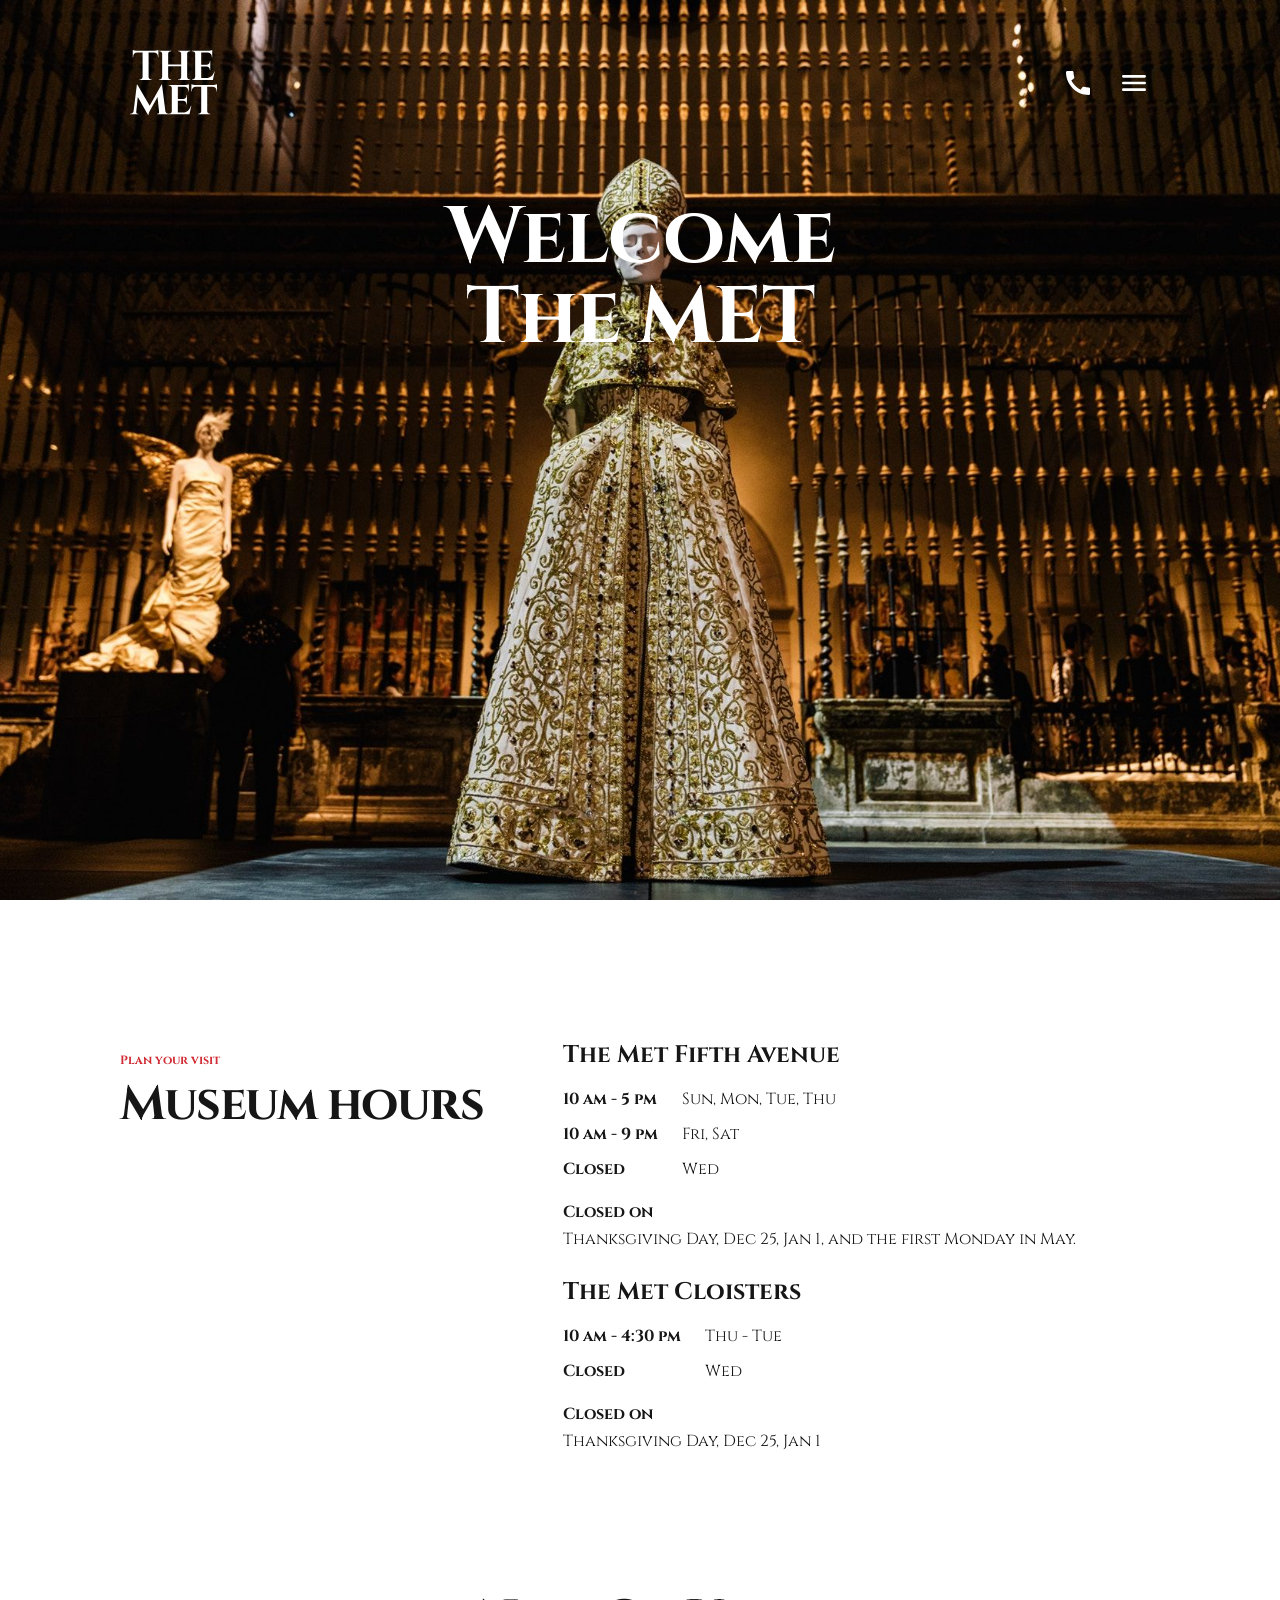
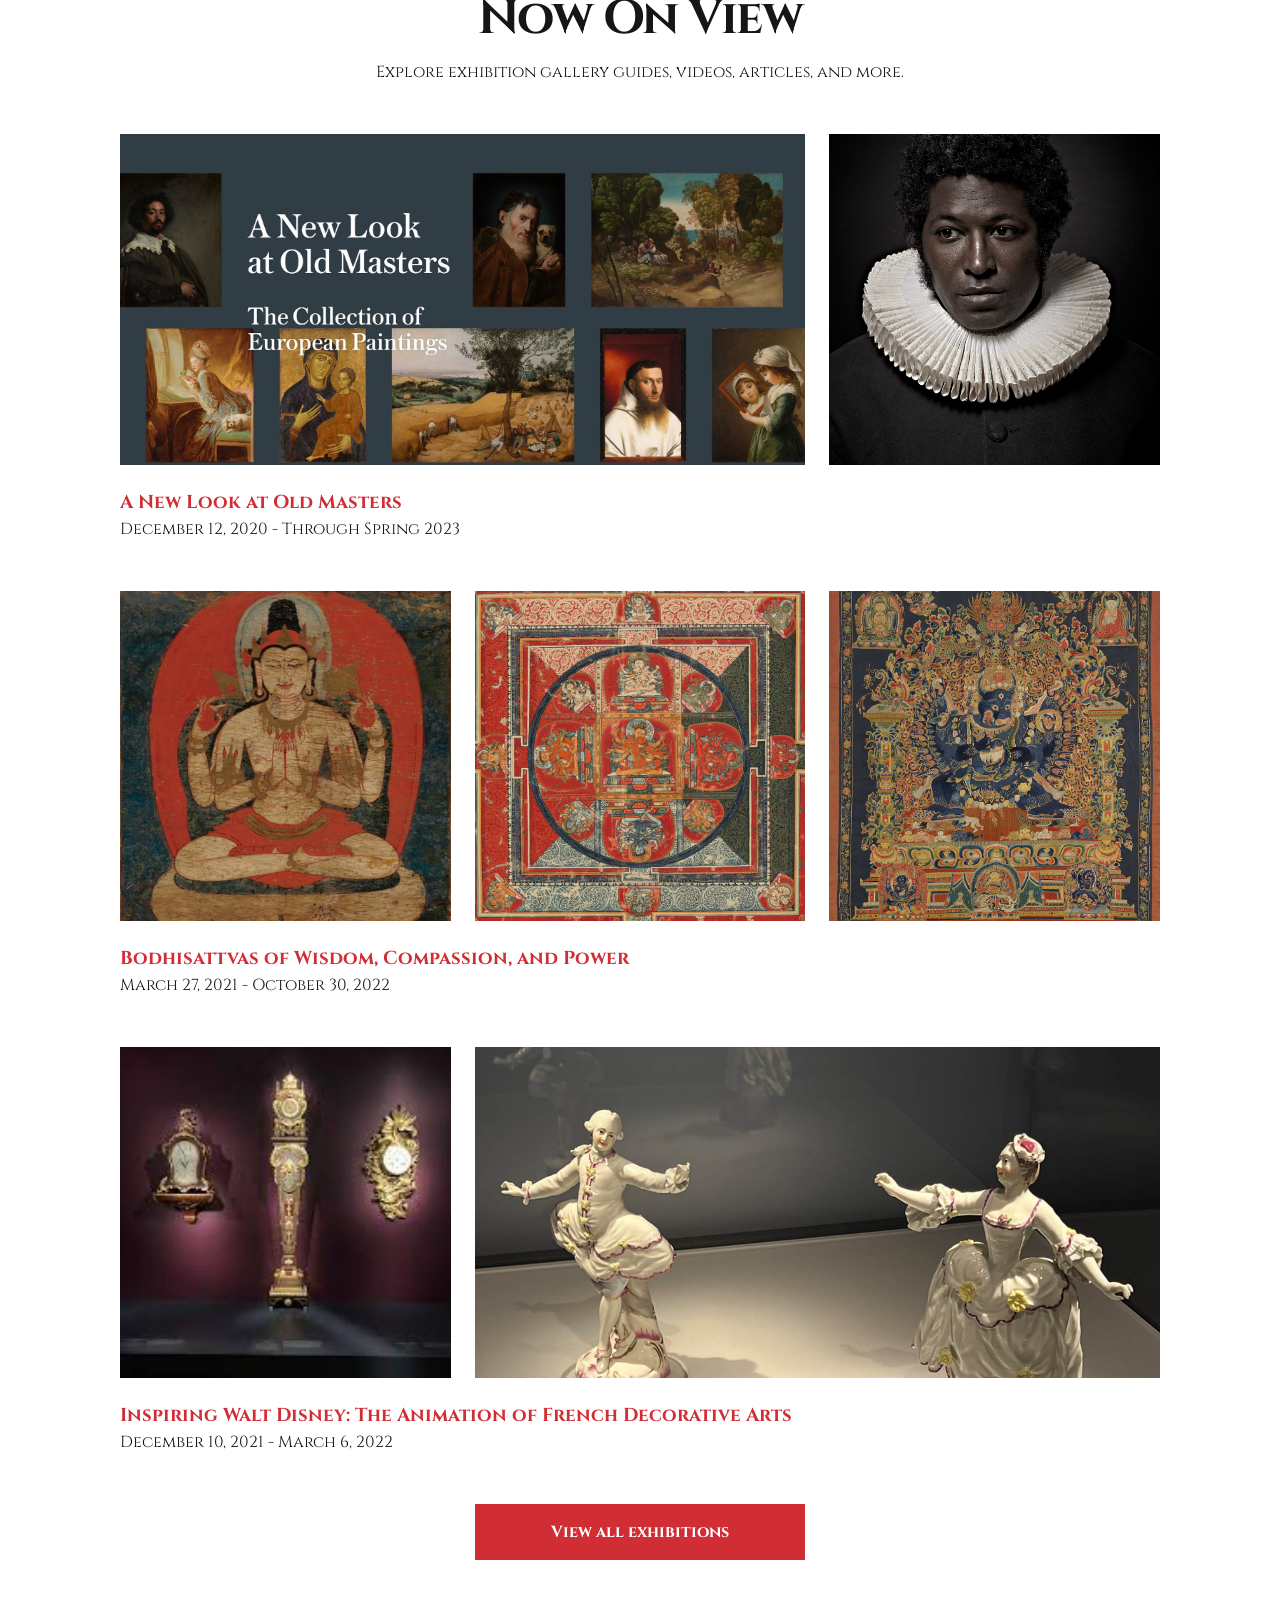
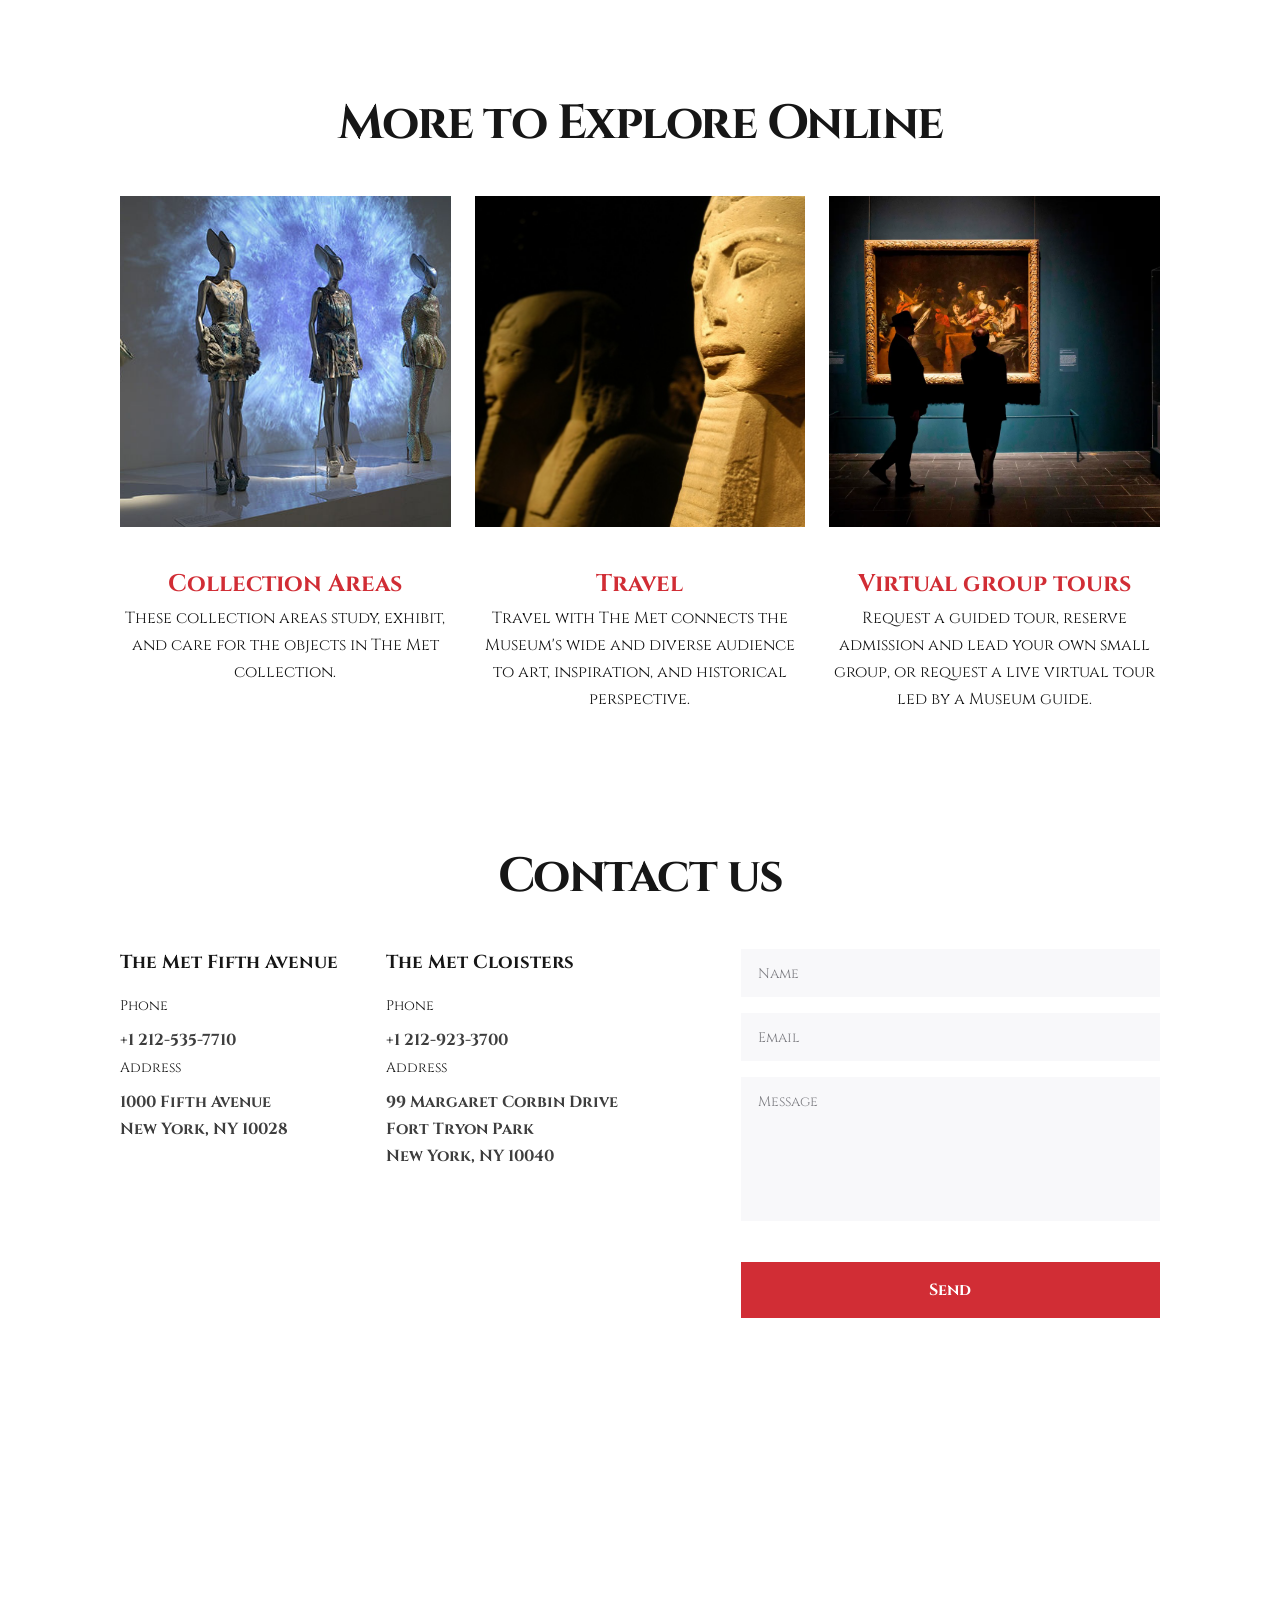
<file: index.html>
<!doctype html><html lang="en" class="page"><head><meta charset="utf-8"><meta name="viewport" content="width=device-width, initial-scale=1.0"><title>MET Landing</title><link rel="stylesheet" href="index.b0a6a658.css"><link rel="preconnect" href="https://fonts.googleapis.com"><link rel="preconnect" href="https://fonts.gstatic.com" crossorigin><link href="https://fonts.googleapis.com/css2?family=Cinzel:wght@400..900&display=swap" rel="stylesheet"><script type="module" src="index.dffb134f.js"></script><script src="index.c192a3b6.js" nomodule defer></script></head><body class="page__body"> <header class="header"> <div class="max-width"> <div class="top-bar"> <a href="#"> <img src="THE-MET.5a4cd48a.svg" alt="The MET" class="top-bar__logo"> </a> <div class="header__contacts"> <div class="header__icons"> <a href="#" class="icon icon--phone"></a> <a href="#menu" class="icon icon--menu"></a> </div> <div class="header__phone-number"> <span class="header__phone-label">The Met Fifth Avenue</span> <a href="tel:+12125357100" class="header__phone-link">+1 212-535-7100</a> <span class="header__phone-label">The Met Cloisters</span> <a href="tel:+12129233700" class="header__phone-link">+1 212-923-3700</a> </div> </div> </div> <div class="header__bottom"> <h1 class="header__title">Welcome<br>The MET</h1> </div> </div> </header>  <aside class="menu page__menu" id="menu"> <div class="max-width"> <div class="top-bar"> <a href="#"> <img src="THE-MET.5a4cd48a.svg" alt="The MET" class="top-bar__logo"> </a> <a href="#" class="icon icon--close"></a> </div> <div class="menu__content"> <nav class="nav"> <ul class="nav__list"> <li class="nav__item"> <a class="nav__link" href="#">Home</a> </li> <li class="nav__item"> <a class="nav__link" href="#about-us">About Us</a> </li> <li class="nav__item"> <a class="nav__link" href="#now-on-view">Now On View</a> </li> <li class="nav__item"> <a class="nav__link" href="#explore-online">Explore Online</a> </li> <li class="nav__item"> <a class="nav__link" href="#contacts">Contacts</a> </li> </ul> </nav> <div class="menu__contacts"> <div class="menu__contact-block"> <p class="menu__contact-title">The Met Fifth Avenue</p> <a href="tel:+12125357710" class="menu__contact-phone"> +1 212-535-7710 </a> </div> <div class="menu__contact-block"> <p class="menu__contact-title">The Met Cloisters</p> <a href="tel:+12129233700" class="menu__contact-phone"> +1 212-923-3700 </a> </div> <a href="tel:+12125357710" class="menu__call-button"> Call to Order </a> </div> </div> </div> </aside>  <main class="main"> <div class="max-width"> <section class="about-us" id="about-us"> <div class="section-header section-header--museum-hours"> <p class="section-subtitle--red">Plan your visit</p> <h2 class="section-title section-title--museum-hours">Museum hours</h2> </div> <div class="about-us__content"> <div class="location"> <h3 class="location__name">The Met Fifth Avenue</h3> <div class="schedule"> <div class="schedule__column schedule__column--time"> <div class="schedule__item">10 am - 5 pm</div> <div class="schedule__item">10 am - 9 pm</div> <div class="schedule__item">Closed</div> </div> <div class="schedule__column schedule__column--days"> <div class="schedule__item">Sun, Mon, Tue, Thu</div> <div class="schedule__item">Fri, Sat</div> <div class="schedule__item">Wed</div> </div> </div> <div class="closure"> <div class="closure__label">Closed on</div> <div class="closure__info">Thanksgiving Day, Dec 25, Jan 1, and the first Monday in May.</div> </div> </div> <div class="location"> <h3 class="location__name">The Met Cloisters</h3> <div class="schedule"> <div class="schedule__column schedule__column--time"> <div class="schedule__item">10 am - 4:30 pm</div> <div class="schedule__item">Closed</div> </div> <div class="schedule__column schedule__column--days"> <div class="schedule__item">Thu - Tue</div> <div class="schedule__item">Wed</div> </div> </div> <div class="closure"> <div class="closure__label">Closed on</div> <div class="closure__info">Thanksgiving Day, Dec 25, Jan 1</div> </div> </div> </div> </section> </div> <div class="max-width"> <section class="now-on-view" id="now-on-view"> <div class="section-header"> <h2 class="section-title">Now On View</h2> <p class="section-subtitle--black">Explore exhibition gallery guides, videos, articles, and more.</p> </div> <div class="now-on-view__wrapper"> <article class="category"> <div class="category__photos"> <a href="#" class="category__link category__link--wide"> <img src="painting-collection.bc9f3609.png" alt="painting collection" class="animation--photo-zoom category__photo"> </a> <a href="#" class="category__link category__link--square"> <img src="old-painter.b50f4a72.png" alt="old painter" class="animation--photo-zoom category__photo"> </a> </div> <div class="category__text"> <h3 class="category__title">A New Look at Old Masters</h3> <p class="category__description">December 12, 2020 - Through Spring 2023</p> </div> </article> <article class="category"> <div class="category__photos category__photos--three-items"> <a href="#" class="category__link category__link--square"> <img src="bodha-of-wisdom.63964878.png" alt="bodha of wisdom" class="animation--photo-zoom category__photo"> </a> <a href="#" class="category__link category__link--square"> <img src="bodha-of-compassion.34d920ac.png" alt="bodha of compassion" class="animation--photo-zoom category__photo"> </a> <a href="#" class="category__link category__link--square"> <img src="bodha-of-power.73bccd0c.png" alt="bodha of power" class="animation--photo-zoom category__photo"> </a> </div> <div class="category__text"> <h3 class="category__title">Bodhisattvas of Wisdom, Compassion, and Power</h3> <p class="category__description">March 27, 2021 - October 30, 2022</p> </div> </article> <article class="category"> <div class="category__photos"> <a href="#" class="category__link category__link--square"> <img src="old-clocks.1eeae423.png" alt="old clocks" class="animation--photo-zoom category__photo"> </a> <a href="#" class="category__link category__link--wide"> <img src="french-art.1bf94be8.png" alt="french art" class="animation--photo-zoom category__photo category--align-photo-top"> </a> </div> <div class="category__text"> <h3 class="category__title">Inspiring Walt Disney: The Animation of French Decorative Arts</h3> <p class="category__description">December 10, 2021 - March 6, 2022</p> </div> </article> <button class="animation--button category__button">View all exhibitions</button> </div> </section> </div> <div class="max-width"> <section class="explore-online" id="explore-online"> <div class="section-header"> <h2 class="section-title">More to Explore Online</h2> </div> <div class="explore-online__wrapper"> <article class="exhibit"> <a href="#" class="exhibit__link"> <img src="statue-exibits.9f0a8507.png" alt="statue exibits" class="animation--photo-zoom exhibit__photo"> </a> <div class="exhibit__text"> <h3 class="exhibit__title">Collection Areas</h3> <p class="exhibit__description">These collection areas study, exhibit, and care for the objects in The Met collection.</p> </div> </article> <article class="exhibit"> <a href="#" class="exhibit__link"> <img src="pharaohs.6fdd510c.png" alt="statue exibits" class="animation--photo-zoom exhibit__photo"> </a> <div class="exhibit__text"> <h3 class="exhibit__title">Travel</h3> <p class="exhibit__description">Travel with The Met connects the Museum's wide and diverse audience to art, inspiration, and historical perspective.</p> </div> </article> <article class="exhibit"> <a href="#" class="exhibit__link"> <img src="painting.2ac6b39e.png" alt="statue exibits" class="animation--photo-zoom exhibit__photo"> </a> <div class="exhibit__text"> <h3 class="exhibit__title">Virtual group tours</h3> <p class="exhibit__description"> Request a guided tour, reserve admission and lead your own small group, or request a live virtual tour led by a Museum guide.</p> </div> </article> </div> </section> </div> <div class="max-width"> <section class="contacts" id="contacts"> <div class="section-header"> <h2 class="section-title">Contact us</h2> </div> <div class="contacts__content"> <div class="contacts__location"> <h3 class="contacts__location-name">The Met Fifth Avenue</h3> <div class="contacts__info"> <div class="contacts__info-item"> <span class="contacts__info-label">Phone</span> <a href="tel:+12125357710" class="contacts__info-value"> +1 212-535-7710 </a> </div> <div class="contacts__info-item"> <span class="contacts__info-label">Address</span> <a href="https://maps.app.goo.gl/AVYLvQiE1bvQXhAh6" target="_blank" rel="noopener noreferrer" class="contacts__info-value"> 1000 Fifth Avenue<br> New York, NY 10028 </a> </div> </div> </div> <div class="contacts__location"> <h3 class="contacts__location-name">The Met Cloisters</h3> <div class="contacts__info"> <div class="contacts__info-item"> <span class="contacts__info-label">Phone</span> <a href="tel:+12129233700" class="contacts__info-value"> +1 212-923-3700 </a> </div> <div class="contacts__info-item"> <span class="contacts__info-label">Address</span> <a href="https://maps.app.goo.gl/uDJNfF9prbWM6wE97" target="_blank" rel="noopener noreferrer" class="contacts__info-value"> 99 Margaret Corbin Drive<br> Fort Tryon Park<br> New York, NY 10040 </a> </div> </div> </div> <div class="contacts__form-container"> <form class="contacts__form" id="contactsForm" onsubmit="this.reset(); return false;"> <div class="contacts__form-field"> <input type="text" id="name" name="name" class="contacts__input" placeholder="Name" required> </div> <div class="contacts__form-field"> <input type="email" id="email" name="email" class="contacts__input" placeholder="Email" required> </div> <div class="contacts__form-field"> <textarea id="message" name="message" class="contacts__textarea" placeholder="Message" rows="4" required></textarea> </div> <button type="submit" class="animation--button contacts__button"> Send </button> </form> </div> </div> </section> </div> </main> <footer class="footer"></footer> </body></html>
</file>
<file: index.b0a6a658.css>
@keyframes fade-slide-in{0%{opacity:0;transform:translateY(-50%)translate(10px)}to{opacity:1;transform:translateY(-50%)translate(0)}}.animation--photo-zoom{transform-origin:50%;transition:transform 1s}.animation--photo-zoom:hover{z-index:2;transform:scale(1.05)}.animation--button{background-color:#d12d35;transition:background-color 1s}.animation--button:hover{background-color:#ae1c23}.animation--button:active{background-color:#eb343d}.page{color:#161616;scroll-behavior:smooth;font-family:Cinzel,serif;font-size:16px;font-weight:700;line-height:27px}.page:has(.page__menu:target){overflow:hidden}.page__body{height:100vh;margin:0;overflow-y:scroll}.page__menu{opacity:0;pointer-events:none;transition:all 1s;position:fixed;top:0;left:0;right:0;transform:translate(-100%)}.page__menu:target{opacity:1;pointer-events:all;transform:translate(0)}.max-width{width:100%;max-width:1260px;margin-left:auto;margin-right:auto}.section-subtitle{margin:8px 0 0}.section-subtitle--black{text-align:center;font-weight:400}.section-subtitle--red{color:#d12d35;text-align:left;font-size:12px;line-height:140%}.section-title{letter-spacing:-1.5px;text-align:center;color:inherit;margin:0;font-size:32px;line-height:100%}@media (min-width:744px){.section-title{font-size:48px}}.section-title--museum-hours{text-align:left}.section-header{margin-bottom:48px}@media (min-width:744px){.section-header{grid-column:span 3}}@media (min-width:1260px){.section-header{grid-column:span 5}}.top-bar{-ms-flex-pack:justify;justify-content:space-between;-ms-flex-align:center;align-items:center;padding:25px 20px;display:-ms-flexbox;display:flex}@media (min-width:744px){.top-bar{padding-left:72px;padding-right:72px}}@media (min-width:1260px){.top-bar{padding-left:120px;padding-right:120px}}@media (min-width:744px){.top-bar{padding-top:50px;padding-bottom:50px}}.top-bar__logo{width:64px;height:46px;display:block}@media (min-width:744px){.top-bar__logo{width:87px;height:65px}}.header{box-sizing:border-box;background-image:url(header-bg-mobile.a74fc6a9.png);background-position:50%;background-size:cover;-ms-flex-direction:column;flex-direction:column;-ms-flex-pack:justify;justify-content:space-between;height:100vh;display:-ms-flexbox;display:flex}.header__contacts{-ms-flex-align:center;align-items:center;display:-ms-flexbox;display:flex;position:relative}.header__phone-number{opacity:0;visibility:hidden;-ms-flex-direction:column;flex-direction:column;-ms-flex-align:end;align-items:flex-end;gap:8px;width:max-content;transition:opacity 1s,visibility 1s;display:-ms-flexbox;display:flex;position:absolute;top:50%;right:86px;transform:translateY(-50%)}@media (min-width:744px){.header__phone-number{right:106px}}.header__phone-label,.header__phone-link{color:#fff;text-align:right;white-space:nowrap;text-transform:uppercase;text-shadow:18px 4px 26px rgba(0,0,0,.44);font-size:12px;line-height:100%}@media (min-width:744px){.header__phone-label,.header__phone-link{font-size:16px}}.header__phone-link{text-decoration:none;transition:opacity 1s}.header__phone-link:hover{opacity:.8}.header__icons{gap:24px;display:-ms-flexbox;display:flex}.header__icons:has(.icon--phone:hover)+.header__phone-number{opacity:1;visibility:visible}.header__bottom{-ms-flex-positive:1;flex-grow:1;-ms-flex-pack:center;justify-content:center;-ms-flex-align:start;align-items:flex-start;display:-ms-flexbox;display:flex}.header__title{color:#fff;letter-spacing:-1.5px;text-align:center;margin-top:104px;font-size:40px;font-weight:700;line-height:100%}@media (min-width:744px){.header__title{margin-top:91px;font-size:64px;line-height:64px}}@media (min-width:1260px){.header__title{margin-top:33px;font-size:80px;line-height:80px}}.nav__link{color:#fff;text-transform:uppercase;letter-spacing:2px;font-size:22px;font-weight:700;line-height:22px;text-decoration:none;position:relative}.nav__link:after{content:"";background-color:#fff;width:100%;height:1px;transition:transform 1s;display:block;position:absolute;bottom:-8px;transform:scale(0)}.nav__link:hover:after{transform:scale(1)}.nav__list{-ms-flex-direction:column;flex-direction:column;gap:32px;margin:0;padding:0;list-style:none;display:-ms-flexbox;display:flex}.nav__item{margin:0;padding:0}.menu{box-sizing:border-box;background-color:#d12d35;height:100vh;overflow:auto}.menu__contact-block{margin-bottom:8px}.menu__contacts{margin-top:32px}.menu__content{padding-left:20px;padding-right:20px}@media (min-width:744px){.menu__content{padding-left:72px;padding-right:72px}}@media (min-width:1260px){.menu__content{padding-left:120px;padding-right:120px}}.menu__contact-title{text-transform:uppercase;color:#fff;margin:0;font-size:16px;font-weight:700;line-height:27px;display:block}.menu__contact-phone{color:#fff;font-size:16px;font-weight:700;line-height:27px;text-decoration:none;display:block}.menu__call-button{text-transform:uppercase;color:#fff;letter-spacing:2px;width:fit-content;margin-top:16px;font-size:12px;font-weight:700;line-height:16px;text-decoration:none;display:block;position:relative}.menu__call-button:after{content:"";background-color:#fff;width:100%;height:1px;transition:transform 1s;display:block;position:absolute;bottom:-8px;transform:scale(0)}.menu__call-button:hover:after{transform:scale(1)}.about-us{-ms-flex-pack:center;justify-content:center;display:grid}@media (min-width:744px){.about-us{grid-template-columns:repeat(6,1fr);gap:24px}}@media (min-width:1260px){.about-us{grid-template-columns:repeat(12,1fr);gap:24px}}.about-us__content{-ms-flex-direction:column;flex-direction:column;gap:24px;display:-ms-flexbox;display:flex}@media (min-width:744px){.about-us__content{grid-column:span 3}}@media (min-width:1260px){.about-us__content{grid-column:span 7}}.location{-ms-flex-direction:column;flex-direction:column;gap:16px;display:-ms-flexbox;display:flex}.location__name{margin:0;font-size:24px;line-height:30px}.schedule{gap:24px;display:-ms-flexbox;display:flex}.schedule__column{-ms-flex-direction:column;flex-direction:column;gap:8px;display:-ms-flexbox;display:flex}.schedule__column--days,.closure__info{font-weight:400}.now-on-view__wrapper{--columns:2;grid-template-columns:repeat(var(--columns),1fr);grid-auto-flow:row;gap:48px 24px;display:grid}@media (min-width:744px){.now-on-view__wrapper{--columns:6}}@media (min-width:1260px){.now-on-view__wrapper{--columns:12}}.category{grid-column:span 2}@media (min-width:744px){.category{grid-column:span 6}}@media (min-width:1260px){.category{grid-column:span 12}}.category__photos{--columns:2;grid-template-columns:repeat(var(--columns),1fr);grid-auto-flow:row;column-gap:24px;margin-bottom:24px;display:grid}@media (min-width:744px){.category__photos{--columns:6}}@media (min-width:1260px){.category__photos{--columns:12}}@media (max-width:744px){.category__photos--three-items{--columns:3;grid-template-columns:repeat(var(--columns),1fr);column-gap:8px}}.category__link{position:relative}@media (min-width:744px){.category__link--wide{grid-column:span 4}}@media (min-width:1260px){.category__link--wide{grid-column:span 8}}.category__link--square{height:0;padding-bottom:100%}@media (min-width:744px){.category__link--square{grid-column:span 2}}@media (min-width:1260px){.category__link--square{grid-column:span 4}}.category__photo{object-fit:cover;width:100%;height:100%;position:absolute}.category__title{color:#d12d35;margin:24px 0 0}.category__description{margin:0;font-weight:400}.category__button{font-family:inherit;font-weight:inherit;font-size:inherit;line-height:inherit;text-align:center;color:#fff;cursor:pointer;border:none;grid-column:span 2;width:100%;height:56px}@media (min-width:744px){.category__button{grid-column:2/6}}@media (min-width:1260px){.category__button{grid-column:5/9}}.category--align-photo-top{object-position:top}.explore-online__wrapper{--columns:2;grid-template-columns:repeat(var(--columns),1fr);grid-auto-flow:row;gap:48px 24px;display:grid}@media (min-width:744px){.explore-online__wrapper{--columns:6}}@media (min-width:1260px){.explore-online__wrapper{--columns:12}}.exhibit{grid-column:span 2}@media (min-width:744px){.exhibit{grid-column:2/span 4}}@media (min-width:1260px){.exhibit{grid-column:span 4}}.exhibit__photo{aspect-ratio:1;object-fit:cover;width:100%}.exhibit__title{text-align:center;color:#d12d35;margin:32px 0 0;font-size:24px;line-height:140%}.exhibit__description{text-align:center;margin:4px 0 0;font-weight:400}.contacts__content{row-gap:48px;display:grid}@media (min-width:744px){.contacts__content{grid-template-columns:repeat(6,1fr);grid-auto-flow:column dense;gap:24px}}@media (min-width:1260px){.contacts__content{grid-template-columns:repeat(12,1fr);grid-auto-flow:column dense;gap:24px}}@media (min-width:744px){.contacts__location{grid-column:span 3}}@media (min-width:1260px){.contacts__location{grid-column:span 3}}.contacts__location-name{margin:0 0 16px}.contacts__info-item{-ms-flex-direction:column;flex-direction:column;gap:8px;display:-ms-flexbox;display:flex}.contacts__info-label{font-size:14px;font-weight:400}.contacts__info-value{color:#3e3e3e;text-decoration:none}.contacts__form-container{-ms-flex-direction:column;flex-direction:column;display:-ms-flexbox;display:flex}@media (min-width:744px){.contacts__form-container{grid-area:span 2/4/auto/span 3}}@media (min-width:1260px){.contacts__form-container{grid-area:auto/8/auto/span 5}}.contacts__form-field{gap:16px}.contacts__input{height:48px;margin-bottom:16px}.contacts__textarea{resize:none;height:144px;margin-bottom:16px}.contacts__input,.contacts__textarea{box-sizing:border-box;color:#161616;background-color:#f8f8fa;border:1px solid transparent;width:100%;padding:14px 16px;font-family:inherit;font-size:14px;font-weight:400;line-height:20px}.contacts__input::placeholder{color:#7e7e83;opacity:1}.contacts__input::placeholder{color:#7e7e83;opacity:1}.contacts__textarea::placeholder{color:#7e7e83;opacity:1}.contacts__textarea::placeholder{color:#7e7e83;opacity:1}.contacts__input:hover,.contacts__textarea:hover{border-color:#d5d7de}.contacts__input:focus,.contacts__textarea:focus{border-color:#161616;outline:none}.contacts__input:not(:-ms-placeholder-shown){color:#161616}.contacts__input:not(:placeholder-shown){color:#161616}.contacts__textarea:not(:-ms-placeholder-shown){color:#161616}.contacts__textarea:not(:placeholder-shown){color:#161616}.contacts__button{font-family:inherit;font-weight:inherit;font-size:inherit;line-height:inherit;text-align:center;color:#fff;cursor:pointer;border:none;width:100%;height:56px;margin-top:16px}.footer{z-index:-1;pointer-events:none;background-image:url(footer.76eab31d.png);background-position:50%;background-repeat:no-repeat;background-size:cover;width:100%;height:180px;margin:0;position:sticky;bottom:0}@media (min-width:744px){.footer{height:360px}}.icon{background-size:cover;width:24px;height:24px;display:block}@media (min-width:744px){.icon{width:32px;height:32px}}.icon--phone{background-image:url(icon-phone-call.736d378b.svg)}.icon--menu{background-image:url(icon-burger-menu.99ac1f23.svg)}.icon--menu:hover{background-image:url(icon-burger-menu-hover.fd4b4010.svg)}.icon--close{background-image:url(icon-close.a491bbae.svg)}.main{background-color:#fff;-ms-flex-pack:center;justify-content:center;row-gap:100px;padding:100px 20px;display:grid}@media (min-width:744px){.main{padding-left:72px;padding-right:72px}}@media (min-width:1260px){.main{padding-left:120px;padding-right:120px}}@media (min-width:744px){.main{row-gap:140px;padding-top:140px;padding-bottom:140px}}
/*# sourceMappingURL=index.b0a6a658.css.map */
</file>
